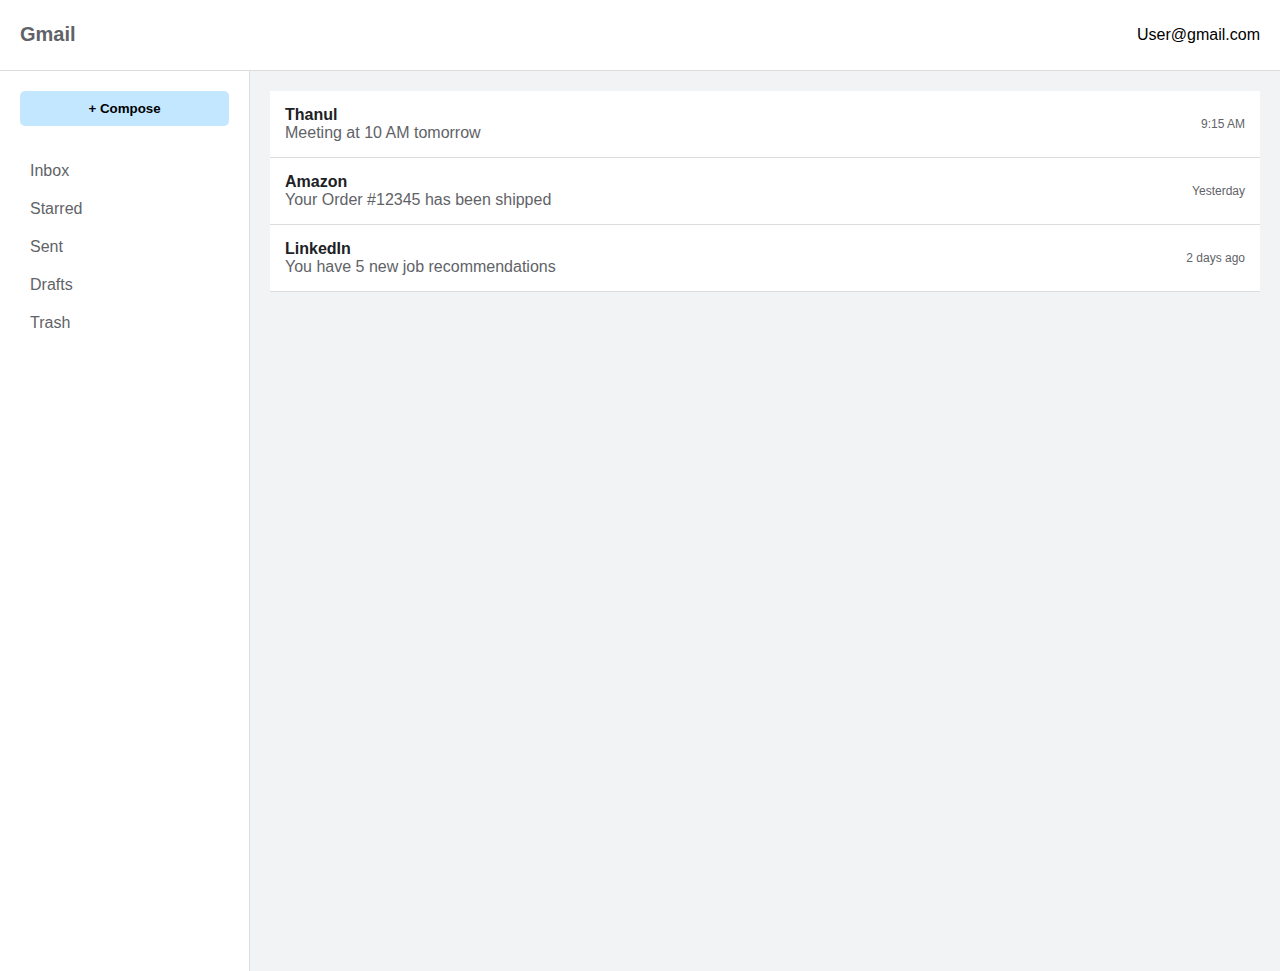
<file: email.html>
<!DOCTYPE html>
<html lang="en">
<head>
  <meta charset="UTF-8">
  <title>Gmail Inbox - Clone (Basic)</title>
  <style>
    body {
      margin: 0;
      font-family: Arial, sans-serif;
      background-color: #f1f3f4;
    }

    .header {
      background-color: #ffffff;
      padding: 10px 20px;
      border-bottom: 1px solid #ddd;
      display: flex;
      align-items: center;
      justify-content: space-between;
    }

    .header h1 {
      font-size: 20px;
      color: #5f6368;
    }

    .sidebar {
      width: 250px;
      background-color: #ffffff;
      height: 100vh;
      float: left;
      border-right: 1px solid #ddd;
      padding: 20px;
      box-sizing: border-box;
    }

    .sidebar button {
      width: 100%;
      padding: 10px;
      margin-bottom: 10px;
      background-color: #c2e7ff;
      border: none;
      border-radius: 5px;
      cursor: pointer;
      font-weight: bold;
    }

    .sidebar ul {
      list-style: none;
      padding: 0;
    }

    .sidebar ul li {
      padding: 10px;
      color: #5f6368;
      cursor: pointer;
    }

    .sidebar ul li:hover {
      background-color: #f1f3f4;
    }

    .main {
      margin-left: 250px;
      padding: 20px;
    }

    .email-item {
      background-color: #ffffff;
      padding: 15px;
      border-bottom: 1px solid #ddd;
      display: flex;
      justify-content: space-between;
      align-items: center;
    }

    .email-item:hover {
      background-color: #f6f8fc;
    }

    .email-info {
      display: flex;
      flex-direction: column;
    }

    .sender {
      font-weight: bold;
      color: #202124;
    }

    .subject {
      color: #5f6368;
    }

    .time {
      color: #5f6368;
      font-size: 12px;
    }
  </style>
</head>
<body>

  <div class="header">
    <h1>Gmail</h1>
    <div>User@gmail.com</div>
  </div>

  <div class="sidebar">
    <button>+ Compose</button>
    <ul>
      <li>Inbox</li>
      <li>Starred</li>
      <li>Sent</li>
      <li>Drafts</li>
      <li>Trash</li>
    </ul>
  </div>

  <div class="main">
    <div class="email-item">
      <div class="email-info">
        <div class="sender">Thanul</div>
        <div class="subject">Meeting at 10 AM tomorrow</div>
      </div>
      <div class="time">9:15 AM</div>
    </div>

    <div class="email-item">
      <div class="email-info">
        <div class="sender">Amazon</div>
        <div class="subject">Your Order #12345 has been shipped</div>
      </div>
      <div class="time">Yesterday</div>
    </div>

    <div class="email-item">
      <div class="email-info">
        <div class="sender">LinkedIn</div>
        <div class="subject">You have 5 new job recommendations</div>
      </div>
      <div class="time">2 days ago</div>
    </div>
  </div>

</body>
</html>
</file>
